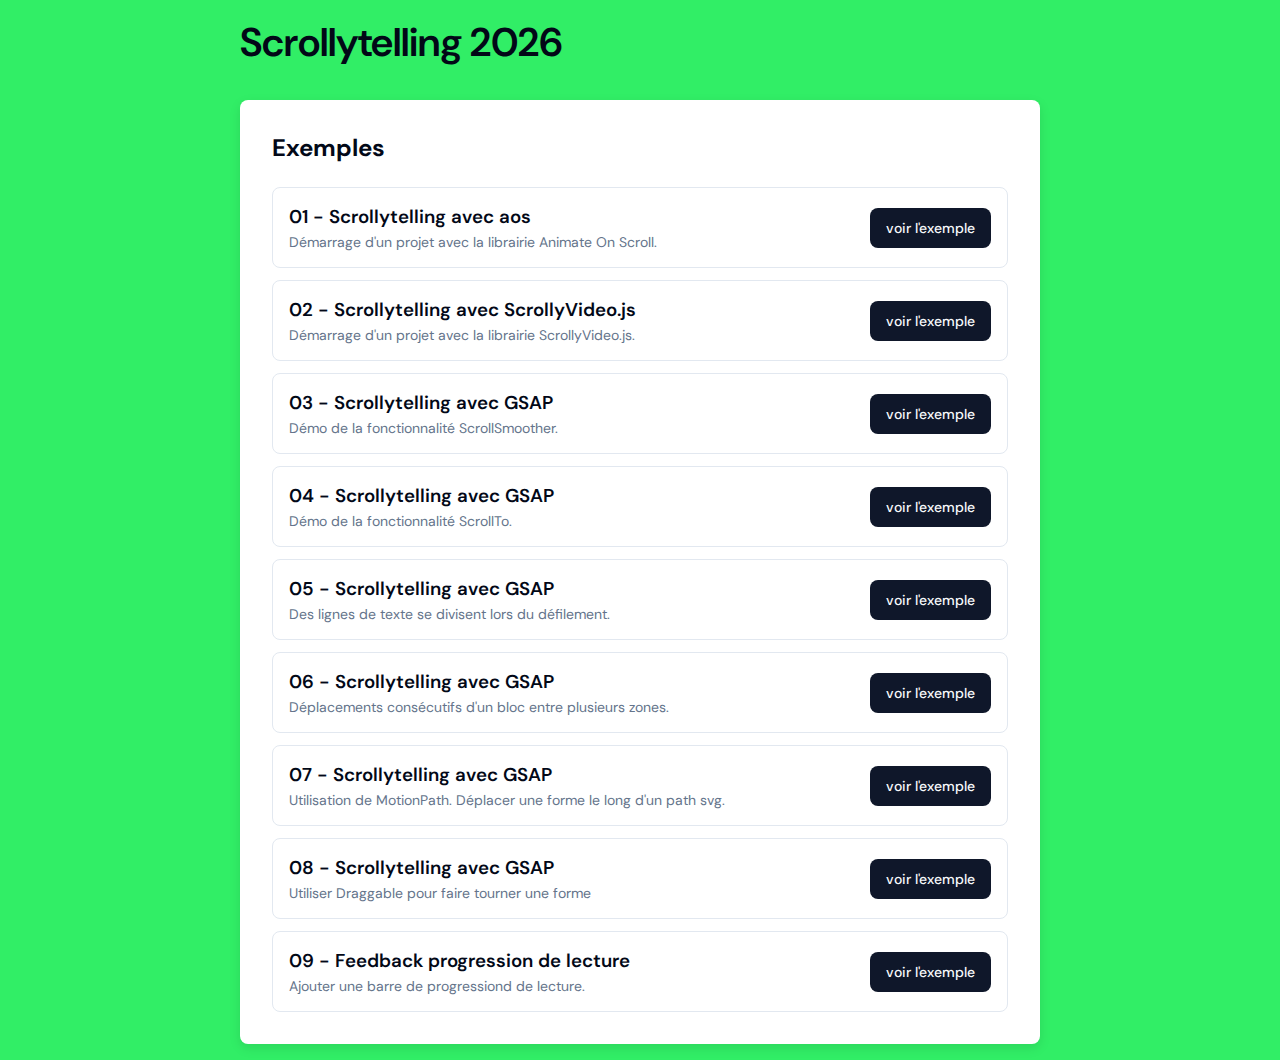
<file: index.html>
<!DOCTYPE html>
<html lang="fr">

    <head>
        <meta charset="UTF-8">
        <meta name="viewport" content="width=device-width, initial-scale=1.0">
        <link rel="icon" type="image/x-icon" href="favicon.ico">
        <title>Scrollytelling 2026</title>
        <style>
            @import url('https://fonts.googleapis.com/css2?family=DM+Sans:ital,opsz,wght@0,9..40,100..1000;1,9..40,100..1000&display=swap');

            /* Variables pour les couleurs inspirées de shadcn/ui */
            :root {
                --background: hsl(0, 0%, 100%);
                --foreground: hsl(222.2, 84%, 4.9%);
                --card: hsl(0, 0%, 100%);
                --card-foreground: hsl(222.2, 84%, 4.9%);
                --popover: hsl(0, 0%, 100%);
                --popover-foreground: hsl(222.2, 84%, 4.9%);
                --primary: hsl(222.2, 47.4%, 11.2%);
                --primary-foreground: hsl(210, 40%, 98%);
                /* --secondary: hsl(210, 40%, 96.1%);*/
                --secondary: hsl(155, 49%, 49%);
                --secondary-foreground: hsl(222.2, 47.4%, 11.2%);
                --muted: hsl(278, 40%, 96%);
                --muted-foreground: hsl(215.4, 16.3%, 46.9%);
                --accent: hsl(210, 40%, 96.1%);
                --accent-foreground: hsl(222.2, 47.4%, 11.2%);
                --destructive: hsl(0, 84.2%, 60.2%);
                --destructive-foreground: hsl(210, 40%, 98%);
                --border: hsl(214.3, 31.8%, 91.4%);
                --input: hsl(214.3, 31.8%, 91.4%);
                --ring: hsl(222.2, 84%, 4.9%);
                --radius: 0.5rem;
            }

            /* Styles globaux */
            * {
                margin: 0;
                padding: 0;
                box-sizing: border-box;
                font-family: "DM Sans", sans-serif;
                font-optical-sizing: auto;
            }

            body {
                color: var(--foreground);
                display: flex;
                flex-direction: column;
                justify-content: center;
                align-items: center;
                min-height: 100vh;
                padding: 1rem;
                background-color: #31ee66;

            }

            .page-header {
                width: 100%;
                max-width: 800px;
                margin-bottom: 2rem;
                display: flex;
                align-items: center;
                gap: 1rem;
            }

            .container {
                width: 100%;
                max-width: 800px;
                padding: 2rem;
                background-color: white;
                border-radius: var(--radius);
                box-shadow: 0 4px 12px rgba(0, 0, 0, 0.1);
            }

            h1 {
                font-size: 2.5rem;
                font-weight: 600;
                color: var(--foreground);
            }

            .list {
                display: flex;
                flex-direction: column;
                gap: 0.75rem;
            }

            .list-item {
                display: flex;
                align-items: center;
                padding: 1rem;
                border-radius: var(--radius);
                border: 1px solid var(--border);
                background-color: var(--card);
                transition: all 0.2s ease;
            }

            .list-item:hover {
                box-shadow: 0 4px 12px rgba(0, 0, 0, 0.05);
                transform: translateY(-2px);
            }

            .list-content {
                flex-grow: 1;
                margin-right: 1rem;
            }

            .list-title {
                font-weight: 600;
                margin-bottom: 0.25rem;
                color: var(--foreground);
            }

            .list-description {
                color: var(--muted-foreground);
                font-size: 0.875rem;
            }

            .button {
                display: inline-flex;
                align-items: center;
                justify-content: center;
                white-space: nowrap;
                border-radius: var(--radius);
                font-size: 0.875rem;
                font-weight: 500;
                height: 2.5rem;
                padding-left: 1rem;
                padding-right: 1rem;
                background-color: var(--primary);
                color: var(--primary-foreground);
                text-decoration: none;
                transition: all 0.2s ease;
                border: none;
                cursor: pointer;
            }

            .button:hover {
                opacity: 0.9;
                transform: translateY(-1px);
            }

            .button:active {
                transform: translateY(0);
            }

            .button-secondary {
                background-color: var(--secondary);
                color: var(--secondary-foreground);
            }

            /* Animation pour les nouveaux éléments */
            @keyframes fadeIn {
                from {
                    opacity: 0;
                    transform: translateY(10px);
                }

                to {
                    opacity: 1;
                    transform: translateY(0);
                }
            }

            .fade-in {
                animation: fadeIn 0.3s ease forwards;
            }
        </style>


    </head>

    <body>
        <div class="page-header">
            <h1>Scrollytelling 2026</h1>
        </div>

        <div class="container">
            <h2 style="margin-bottom: 1.5rem; font-size: 1.5rem;">Exemples</h2>
            <div class="list" id="list">
                <!-- Les éléments de liste seront ajoutés par JavaScript -->
            </div>
        </div>

        <script>
            // Données de la liste
            const listItems = [
                {
                    title: "01 - Scrollytelling avec aos",
                    description: "Démarrage d'un projet avec la librairie Animate On Scroll.",
                    link: "01/index.html"
                },
                {
                    title: "02 - Scrollytelling avec ScrollyVideo.js",
                    description: "Démarrage d'un projet avec la librairie ScrollyVideo.js.",
                    link: "02/index.html"
                },
                {
                    title: "03 - Scrollytelling avec GSAP",
                    description: "Démo de la fonctionnalité ScrollSmoother.",
                    link: "03/index.html"
                },
                {
                    title: "04 - Scrollytelling avec GSAP",
                    description: "Démo de la fonctionnalité ScrollTo.",
                    link: "04/index.html"
                },
                {
                    title: "05 - Scrollytelling avec GSAP",
                    description: "Des lignes de texte se divisent lors du défilement.",
                    link: "05/index.html"
                },
                {
                    title: "06 - Scrollytelling avec GSAP",
                    description: "Déplacements consécutifs d'un bloc entre plusieurs zones.",
                    link: "06/index.html"
                },
                {
                    title: "07 - Scrollytelling avec GSAP",
                    description: "Utilisation de MotionPath. Déplacer une forme le long d'un path svg.",
                    link: "07/index.html"
                },
                {
                    title: "08 - Scrollytelling avec GSAP",
                    description: "Utiliser Draggable pour faire tourner une forme",
                    link: "08/index.html"
                },
                {
                    title: "09 - Feedback progression de lecture",
                    description: "Ajouter une barre de progressiond de lecture.",
                    link: "09/index.html"
                }
            ];

            // Fonction pour créer un élément de liste
            function createListItem(item, index) {
                const listItem = document.createElement('div');
                listItem.className = 'list-item fade-in';
                listItem.style.animationDelay = `${index * 0.1}s`;

                const content = document.createElement('div');
                content.className = 'list-content';

                const title = document.createElement('h3');
                title.className = 'list-title';
                title.textContent = item.title;

                const description = document.createElement('p');
                description.className = 'list-description';
                description.textContent = item.description;

                const button = document.createElement('a');
                button.className = 'button';
                button.href = item.link;
                button.textContent = 'voir l\'exemple';

                content.appendChild(title);
                content.appendChild(description);
                listItem.appendChild(content);
                listItem.appendChild(button);

                return listItem;
            }

            // Fonction pour ajouter les éléments à la liste
            function renderList() {
                const listContainer = document.getElementById('list');
                listContainer.innerHTML = '';

                listItems.forEach((item, index) => {
                    const listItemElement = createListItem(item, index);
                    listContainer.appendChild(listItemElement);
                });
            }

            // Initialisation de la liste
            document.addEventListener('DOMContentLoaded', () => {
                renderList();

                // Ajout d'un événement au bouton du header (si besoin d'actions supplémentaires)
                document.getElementById('header-button').addEventListener('click', function () {
                    // Déjà géré par l'attribut onclick="playNote()"
                });
            });

            // Fonction pour ajouter un nouvel élément (exemple d'utilisation)
            function addItem(title, description, link) {
                listItems.push({ title, description, link });
                renderList();
            }
        </script>
    </body>

</html>
</file>
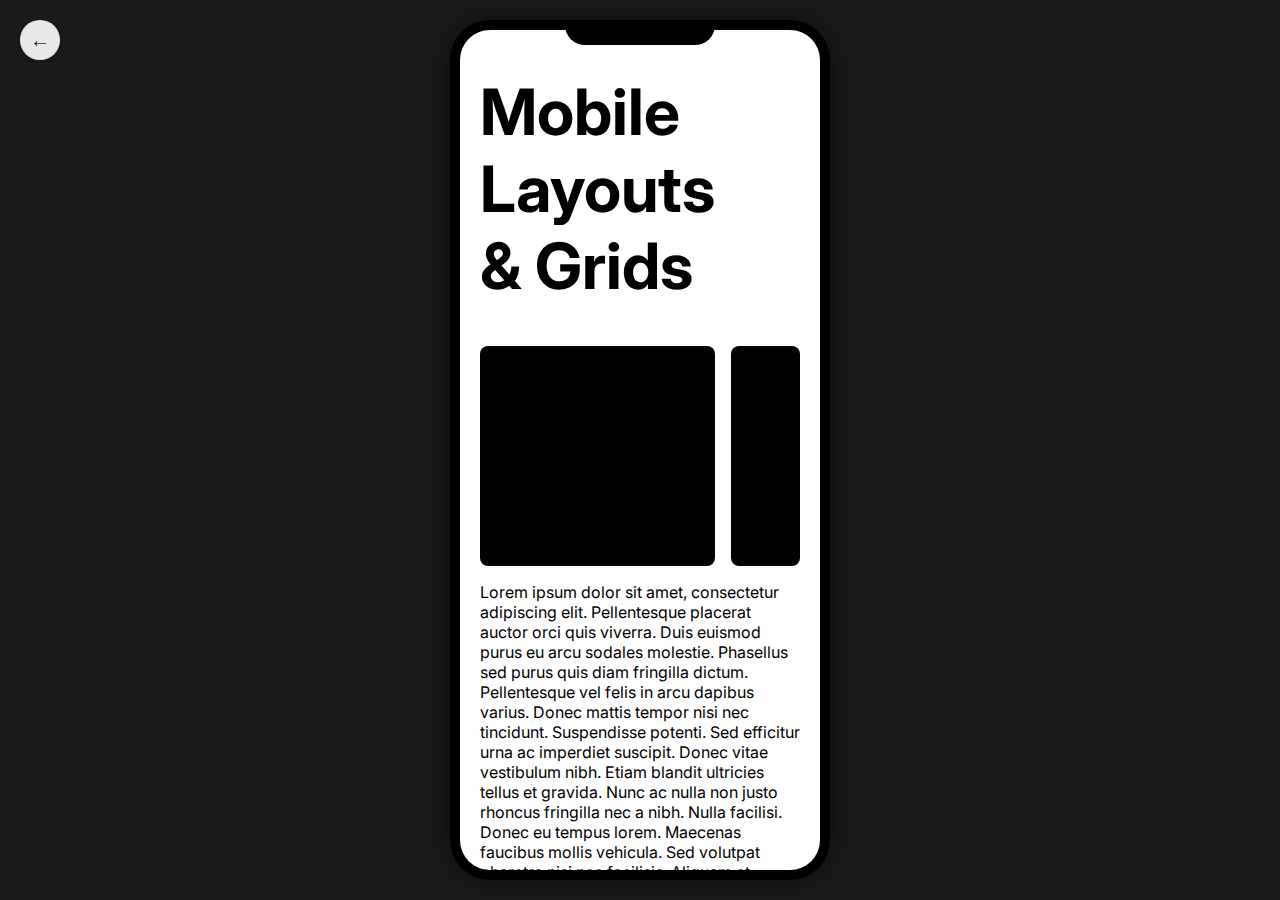
<file: 01/index.html>
<!DOCTYPE html>
<html lang="fr">

    <head>
        <meta charset="UTF-8">
        <meta name="viewport" content="width=device-width, initial-scale=1.0">
        <title>AOS Starter</title>

        <style>
            /* Styles uniquement pour le conteneur phone */
            * {
                box-sizing: border-box;
            }

            html,
            body {
                margin: 0;
                padding: 0;
                height: 100%;
                overflow: hidden;
            }

            body {
                padding: 20px;
                background-color: #1a1a1a;
                display: flex;
                justify-content: center;
                align-items: center;
            }

            .phone-container {
                width: 380px;
                max-width: 100%;
                height: calc(100vh - 40px);
                max-height: calc(100vh - 40px);
                background-color: #000;
                border-radius: 40px;
                padding: 10px;
                box-shadow: 0 0 30px rgba(0, 0, 0, 0.5);
                position: relative;
                display: flex;
                flex-direction: column;
            }

            .phone-screen {
                width: 100%;
                flex: 1;
                background-color: #fff;
                border-radius: 30px;
                overflow: hidden;
                position: relative;
                min-height: 0;
            }

            /* Iframe qui charge le contenu */
            .phone-viewport {
                width: 100%;
                height: 100%;
                border: none;
                display: block;
            }

            /* Notch */
            .phone-container::before {
                content: '';
                position: absolute;
                top: 0;
                left: 50%;
                transform: translateX(-50%);
                width: 150px;
                height: 25px;
                background-color: #000;
                border-radius: 0 0 20px 20px;
                z-index: 10;
            }

            /* Icône retour */
            .back-link {
                position: fixed;
                top: 20px;
                left: 20px;
                z-index: 1000;
                width: 40px;
                height: 40px;
                background-color: rgba(255, 255, 255, 0.9);
                border-radius: 50%;
                display: flex;
                align-items: center;
                justify-content: center;
                text-decoration: none;
                color: #1a1a1a;
                font-size: 20px;
                line-height: 1;
                box-shadow: 0 2px 8px rgba(0, 0, 0, 0.2);
                transition: all 0.2s ease;
            }

            .back-link::before {
                content: '←';
                display: block;
                line-height: 1;
            }

            .back-link:hover {
                background-color: rgba(255, 255, 255, 1);
                transform: scale(1.1);
                box-shadow: 0 4px 12px rgba(0, 0, 0, 0.3);
            }
        </style>

    </head>

    <body>

        <a href="../index.html" class="back-link" title="Retour à l'index"></a>

        <div class="phone-container">
            <div class="phone-screen">
                <iframe class="phone-viewport" src="content.html" scrolling="yes" allowfullscreen>
                </iframe>
            </div>
        </div>

    </body>

</html>
</file>
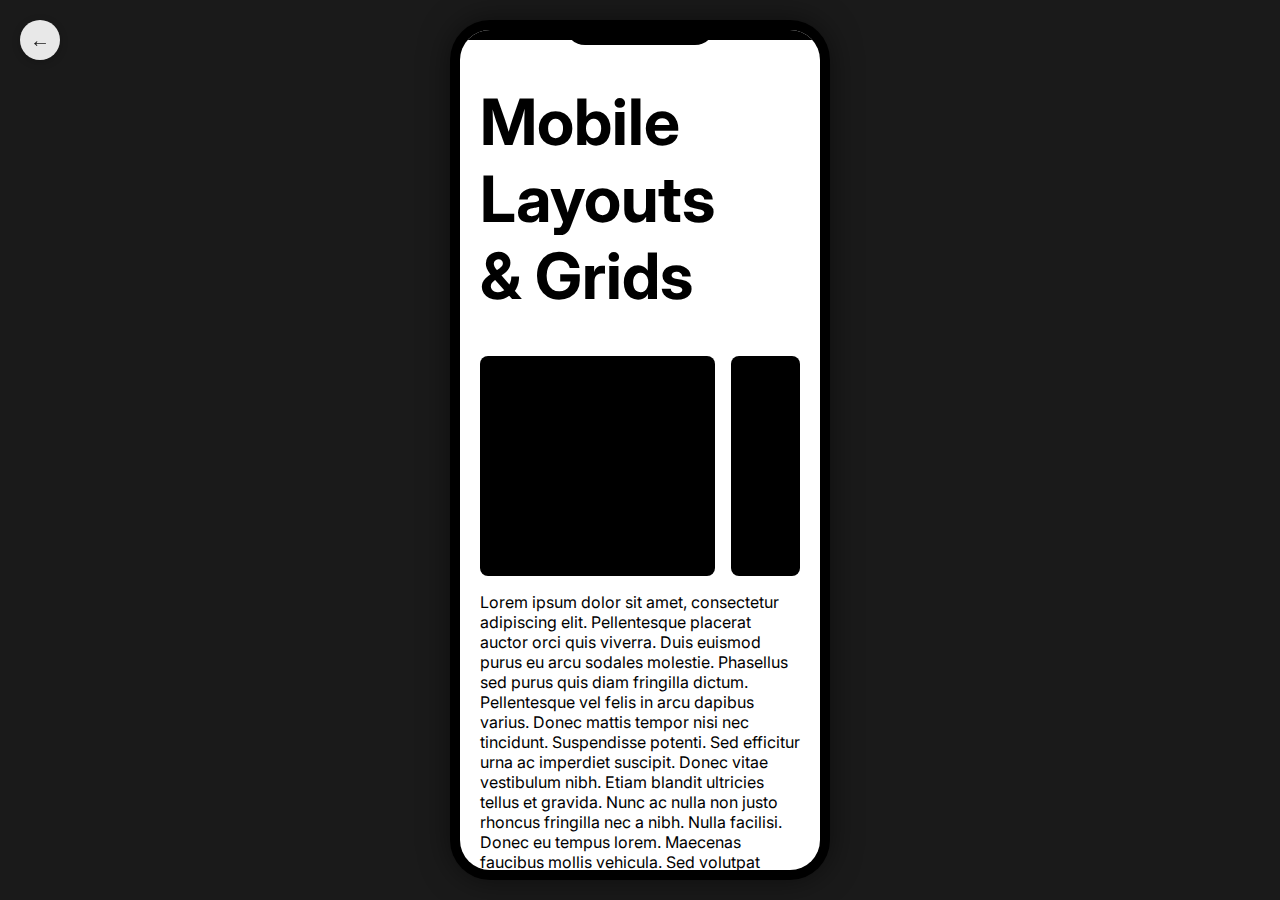
<file: 09/index.html>
<!DOCTYPE html>
<html lang="fr">

    <head>
        <meta charset="UTF-8">
        <meta name="viewport" content="width=device-width, initial-scale=1.0">
        <title>Barre de progression lecture</title>

        <style>
            /* Styles uniquement pour le conteneur phone */
            * {
                box-sizing: border-box;
            }

            html,
            body {
                margin: 0;
                padding: 0;
                height: 100%;
                overflow: hidden;
            }

            body {
                padding: 20px;
                background-color: #1a1a1a;
                display: flex;
                justify-content: center;
                align-items: center;
            }

            .phone-container {
                width: 380px;
                max-width: 100%;
                height: calc(100vh - 40px);
                max-height: calc(100vh - 40px);
                background-color: #000;
                border-radius: 40px;
                padding: 10px;
                box-shadow: 0 0 30px rgba(0, 0, 0, 0.5);
                position: relative;
                display: flex;
                flex-direction: column;
            }

            .phone-screen {
                width: 100%;
                flex: 1;
                background-color: #fff;
                border-radius: 30px;
                overflow: hidden;
                position: relative;
                min-height: 0;
            }

            /* Iframe qui charge le contenu */
            .phone-viewport {
                width: 100%;
                height: 100%;
                border: none;
                display: block;
            }

            /* Notch */
            .phone-container::before {
                content: '';
                position: absolute;
                top: 0;
                left: 50%;
                transform: translateX(-50%);
                width: 150px;
                height: 25px;
                background-color: #000;
                border-radius: 0 0 20px 20px;
                z-index: 10;
            }

            /* Icône retour */
            .back-link {
                position: fixed;
                top: 20px;
                left: 20px;
                z-index: 1000;
                width: 40px;
                height: 40px;
                background-color: rgba(255, 255, 255, 0.9);
                border-radius: 50%;
                display: flex;
                align-items: center;
                justify-content: center;
                text-decoration: none;
                color: #1a1a1a;
                font-size: 20px;
                line-height: 1;
                box-shadow: 0 2px 8px rgba(0, 0, 0, 0.2);
                transition: all 0.2s ease;
            }

            .back-link::before {
                content: '←';
                display: block;
                line-height: 1;
            }

            .back-link:hover {
                background-color: rgba(255, 255, 255, 1);
                transform: scale(1.1);
                box-shadow: 0 4px 12px rgba(0, 0, 0, 0.3);
            }
        </style>

    </head>

    <body>



        <a href="../index.html" class="back-link" title="Retour à l'index"></a>

        <div class="phone-container">
            <div class="phone-screen">
                <iframe class="phone-viewport" src="content.html" scrolling="yes" allowfullscreen>
                </iframe>
            </div>
        </div>

    </body>

</html>
</file>
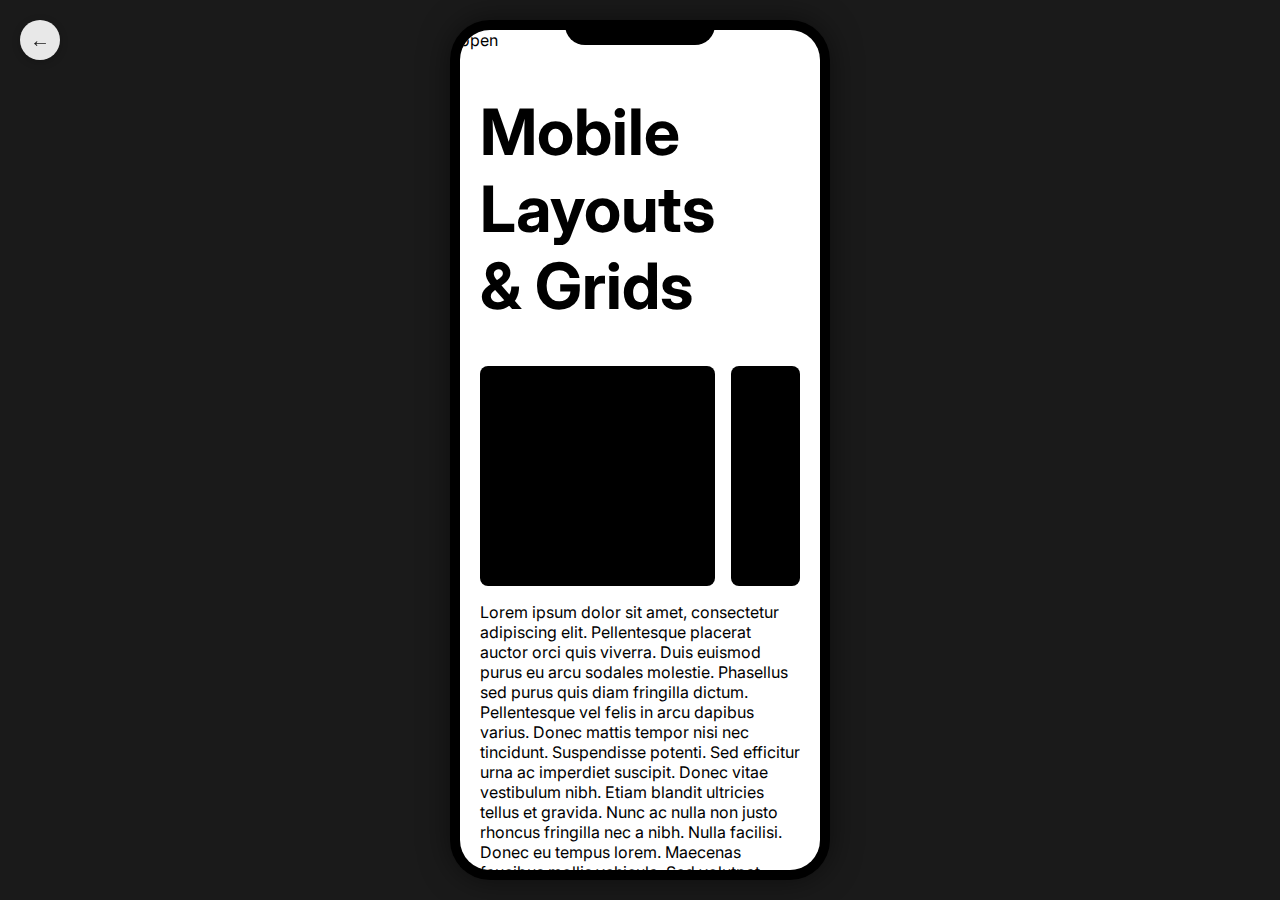
<file: 10/index.html>
<!DOCTYPE html>
<html lang="fr">

    <head>
        <meta charset="UTF-8">
        <meta name="viewport" content="width=device-width, initial-scale=1.0">
        <title>Nav</title>

        <style>
            /* Styles uniquement pour le conteneur phone */
            * {
                box-sizing: border-box;
            }

            html,
            body {
                margin: 0;
                padding: 0;
                height: 100%;
                overflow: hidden;
            }

            body {
                padding: 20px;
                background-color: #1a1a1a;
                display: flex;
                justify-content: center;
                align-items: center;
            }

            .phone-container {
                width: 380px;
                max-width: 100%;
                height: calc(100vh - 40px);
                max-height: calc(100vh - 40px);
                background-color: #000;
                border-radius: 40px;
                padding: 10px;
                box-shadow: 0 0 30px rgba(0, 0, 0, 0.5);
                position: relative;
                display: flex;
                flex-direction: column;
            }

            .phone-screen {
                width: 100%;
                flex: 1;
                background-color: #fff;
                border-radius: 30px;
                overflow: hidden;
                position: relative;
                min-height: 0;
            }

            /* Iframe qui charge le contenu */
            .phone-viewport {
                width: 100%;
                height: 100%;
                border: none;
                display: block;
            }

            /* Notch */
            .phone-container::before {
                content: '';
                position: absolute;
                top: 0;
                left: 50%;
                transform: translateX(-50%);
                width: 150px;
                height: 25px;
                background-color: #000;
                border-radius: 0 0 20px 20px;
                z-index: 10;
            }

            /* Icône retour */
            .back-link {
                position: fixed;
                top: 20px;
                left: 20px;
                z-index: 1000;
                width: 40px;
                height: 40px;
                background-color: rgba(255, 255, 255, 0.9);
                border-radius: 50%;
                display: flex;
                align-items: center;
                justify-content: center;
                text-decoration: none;
                color: #1a1a1a;
                font-size: 20px;
                line-height: 1;
                box-shadow: 0 2px 8px rgba(0, 0, 0, 0.2);
                transition: all 0.2s ease;
            }

            .back-link::before {
                content: '←';
                display: block;
                line-height: 1;
            }

            .back-link:hover {
                background-color: rgba(255, 255, 255, 1);
                transform: scale(1.1);
                box-shadow: 0 4px 12px rgba(0, 0, 0, 0.3);
            }
        </style>

    </head>

    <body>

        <a href="../index.html" class="back-link" title="Retour à l'index"></a>

        <div class="phone-container">
            <div class="phone-screen">
                <iframe class="phone-viewport" src="content.html" scrolling="yes" allowfullscreen>
                </iframe>
            </div>
        </div>

    </body>

</html>
</file>
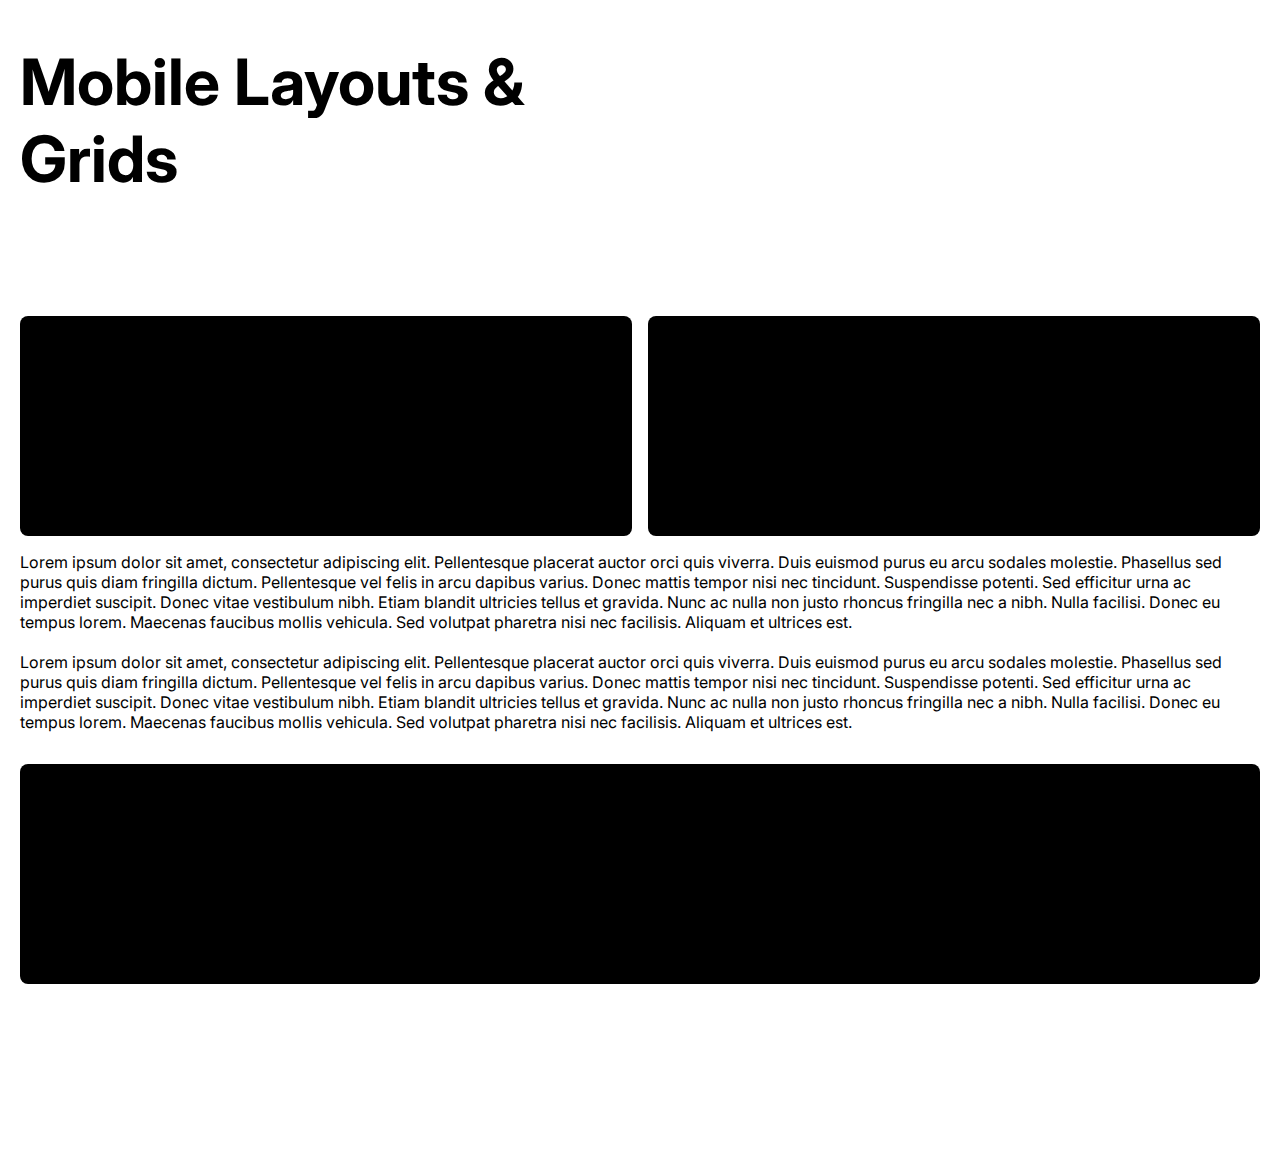
<file: 01/content.html>
<!DOCTYPE html>
<html lang="fr">

    <head>
        <meta charset="UTF-8">
        <meta name="viewport" content="width=device-width, initial-scale=1.0">
        <title>AOS Starter</title>

        <link rel="stylesheet" href="style.css">

        <!-- lien aos -->
        <link href="https://unpkg.com/aos@2.3.1/dist/aos.css" rel="stylesheet">
    </head>

    <body>

        <section id="s01">

            <div class="div1">
                <h1>Mobile Layouts & Grids</h1>
            </div>
            <div class="div2"> </div>

            <div class="div3" data-aos="fade-up"> </div>

            <div class="div4" data-aos="fade-up" data-aos-delay="300"> </div>

        </section>



        <section id="s02">

            <div class="div1s02">
                <p>Lorem ipsum dolor sit amet, consectetur adipiscing elit. Pellentesque placerat auctor
                    orci quis
                    viverra. Duis euismod
                    purus eu arcu sodales molestie. Phasellus sed purus quis diam fringilla dictum.
                    Pellentesque vel
                    felis in arcu dapibus
                    varius. Donec mattis tempor nisi nec tincidunt. Suspendisse potenti. Sed efficitur urna
                    ac imperdiet
                    suscipit. Donec
                    vitae vestibulum nibh. Etiam blandit ultricies tellus et gravida. Nunc ac nulla non
                    justo rhoncus
                    fringilla nec a nibh.
                    Nulla facilisi. Donec eu tempus lorem. Maecenas faucibus mollis vehicula. Sed volutpat
                    pharetra nisi
                    nec facilisis.
                    Aliquam et ultrices est.
                    <br><br>
                    Lorem ipsum dolor sit amet, consectetur adipiscing elit. Pellentesque placerat auctor
                    orci quis
                    viverra. Duis euismod
                    purus eu arcu sodales molestie. Phasellus sed purus quis diam fringilla dictum.
                    Pellentesque vel
                    felis in arcu dapibus
                    varius. Donec mattis tempor nisi nec tincidunt. Suspendisse potenti. Sed efficitur urna
                    ac imperdiet
                    suscipit. Donec
                    vitae vestibulum nibh. Etiam blandit ultricies tellus et gravida. Nunc ac nulla non
                    justo rhoncus
                    fringilla nec a nibh.
                    Nulla facilisi. Donec eu tempus lorem. Maecenas faucibus mollis vehicula. Sed volutpat
                    pharetra nisi
                    nec facilisis.
                    Aliquam et ultrices est.
                </p>
            </div>

            <div class="div2s02" data-aos="flip-left"> </div>


            <section id="s03">

                <div class="div1s03" data-aos="fade-left" data-aos-delay="300" data-aos-duration="900">
                    <p>Nulla facilisi. Donec eu tempus lorem. Maecenas faucibus mollis vehicula.</p>
                </div>

            </section>

        </section>

    </body>

    <script src="https://unpkg.com/aos@2.3.1/dist/aos.js"></script>

    <script>
        AOS.init();
    </script>

</html>
</file>
<file: 01/style.css>
@import url('https://fonts.googleapis.com/css2?family=Inter:ital,opsz,wght@0,14..32,100..900;1,14..32,100..900&display=swap');

body {
    margin: 0;
    font-family: "Inter", sans-serif;
    font-optical-sizing: auto;
    font-style: normal;
}



/*section 01*/
#s01 {
    display: grid;
    grid-template-columns: repeat(2, 1fr);
    grid-template-rows: 300px 220px;
    grid-column-gap: 16px;
    grid-row-gap: 16px;
    padding: 0 20px 0 20px;
    /*attention, cela sert à ajouter les marges extérieures*/
}

#s01 h1 {
    font-size: 4em;
}

.div1 {
    grid-area: 1 / 1 / 2 / 2;
}

.div2 {
    grid-area: 1 / 2 / 2 / 3;
}

.div3 {
    background: black;
    border-radius: 8px;
    width: 100%;
    height: auto;
    grid-area: 2 / 1 / 3 / 2;
}

.div4 {
    background: black;
    border-radius: 8px;
    width: 100%;
    height: auto;
    grid-area: 2 / 2 / 3 / 3;
}

/*section 02*/

#s02 {
    display: grid;
    grid-template-columns: 1fr;
    grid-template-rows: 1fr 220px;
    grid-column-gap: 16px;
    grid-row-gap: 16px;
    padding: 0 20px 0 20px;
}

.div1s01 {
    grid-area: 1 / 1 / 2 / 2;
}

.div2s02 {
    grid-area: 2 / 1 / 3 / 2;
    background: black;
    border-radius: 8px;
    width: 100%;
    height: 220px;
}

/*section 03*/
#s03 {
    display: grid;
    grid-template-columns: 1fr;
    grid-template-rows: 0.6fr;
    grid-column-gap: 16px;
    grid-row-gap: 16px;
    padding: 0 20px 0 20px;
}

#s03 p {
    font-size: 2.3em;
    font-style: italic;
    text-align: right;
    font-weight: 600;
}

.div1s03 {
    grid-area: 1 / 1 / 2 / 2;
}
</file>
